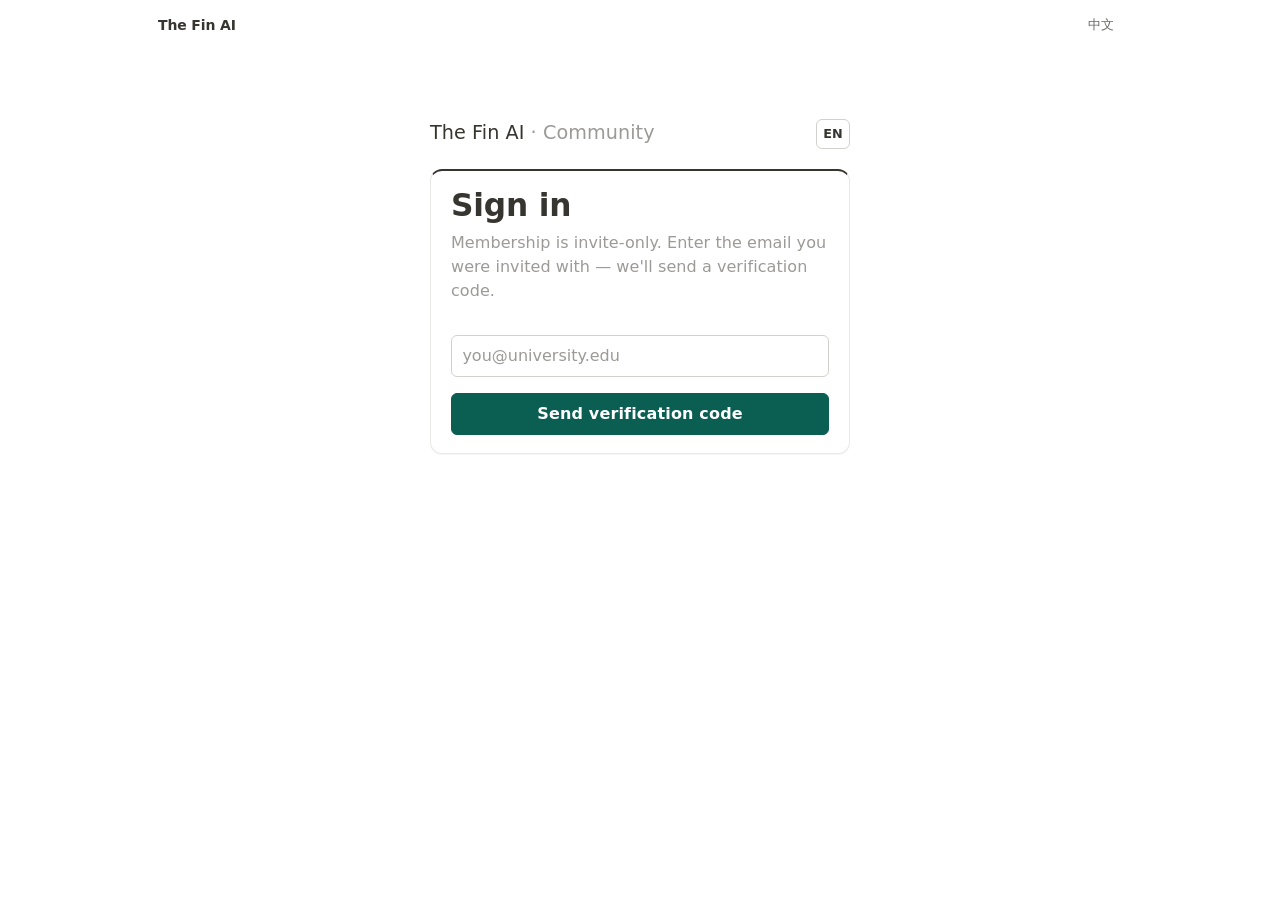
<file: index.html>
<!doctype html>
<html lang="en">
  <head>
    <meta charset="utf-8" />
    <meta name="viewport" content="width=device-width, initial-scale=1" />
    <title>The Fin AI · Community</title>
    <meta name="theme-color" content="#f5f1e8" />
    <link rel="icon" type="image/png" href="/logo.png" />
    <script>
      // No-FOUC theme: apply saved theme before first paint (default light · editorial).
      try {
        var t = localStorage.getItem('theme');
        if (t !== 'light' && t !== 'dark') t = 'light';
        document.documentElement.setAttribute('data-theme', t);
      } catch (e) {
        document.documentElement.setAttribute('data-theme', 'light');
      }
      // Skin preview: ?skin=ink | ?skin=swiss sticks for this browser; ?skin=default clears it.
      try {
        var q = new URLSearchParams(location.search).get('skin');
        if (q !== null) { if (q === 'ink' || q === 'swiss') localStorage.setItem('skin', q); else localStorage.removeItem('skin'); }
        var sk = localStorage.getItem('skin');
        if (sk === 'ink' || sk === 'swiss') document.documentElement.setAttribute('data-skin', sk);
      } catch (e) {}
      // Apply saved locale to <html lang> before first paint so i18n picks it up.
      try {
        var lc = localStorage.getItem('locale');
        if (lc !== 'en' && lc !== 'zh' && lc !== 'ja' && lc !== 'fr') {
          var n = (navigator.language || 'en').toLowerCase();
          lc = n.indexOf('zh') === 0 ? 'zh' : n.indexOf('ja') === 0 ? 'ja' : n.indexOf('fr') === 0 ? 'fr' : 'en';
        }
        document.documentElement.setAttribute('lang', lc);
      } catch (e) {
        document.documentElement.setAttribute('lang', 'en');
      }
    </script>
    <link rel="preconnect" href="https://fonts.googleapis.com" />
    <link rel="preconnect" href="https://fonts.gstatic.com" crossorigin />
    <link
      href="https://fonts.googleapis.com/css2?family=Fraunces:ital,opsz,wght@0,9..144,400..700;1,9..144,400..600&family=Inter:wght@400;500;600;700&family=JetBrains+Mono:wght@400;500;600&display=swap"
      rel="stylesheet"
    />
    <link href="/_app/immutable/entry/start.DX09j9QB.js" rel="modulepreload">
		<link href="/_app/immutable/chunks/CLOZUS5S.js" rel="modulepreload">
		<link href="/_app/immutable/chunks/DqF73Ep7.js" rel="modulepreload">
		<link href="/_app/immutable/chunks/BkGoMD1Q.js" rel="modulepreload">
		<link href="/_app/immutable/chunks/-UyI9lYi.js" rel="modulepreload">
		<link href="/_app/immutable/chunks/BDeOoTuR.js" rel="modulepreload">
		<link href="/_app/immutable/chunks/C-H-78Zj.js" rel="modulepreload">
		<link href="/_app/immutable/chunks/B0XwC4Ot.js" rel="modulepreload">
		<link href="/_app/immutable/entry/app.DXU-1h1e.js" rel="modulepreload">
		<link href="/_app/immutable/chunks/D1xQmQod.js" rel="modulepreload">
		<link href="/_app/immutable/chunks/B9pd3S1j.js" rel="modulepreload">
		<link href="/_app/immutable/chunks/CWj6FrbW.js" rel="modulepreload">
		<link href="/_app/immutable/chunks/BHNTbl2o.js" rel="modulepreload">
		<link href="/_app/immutable/chunks/CDoxLfqa.js" rel="modulepreload">
		<link href="/_app/immutable/chunks/D-NRVczF.js" rel="modulepreload">
		<link href="/_app/immutable/nodes/0.CfO9Suag.js" rel="modulepreload">
		<link href="/_app/immutable/chunks/dcbBeeA-.js" rel="modulepreload">
		<link href="/_app/immutable/chunks/CEvpD-xr.js" rel="modulepreload">
		<link href="/_app/immutable/chunks/CFTg2Khu.js" rel="modulepreload">
		<link href="/_app/immutable/chunks/BHc98Dwb.js" rel="modulepreload">
		<link href="/_app/immutable/chunks/CgW4yV0e.js" rel="modulepreload">
		<link href="/_app/immutable/chunks/B5xf_oRu.js" rel="modulepreload">
		<link href="/_app/immutable/chunks/Cr9rHTvC.js" rel="modulepreload">
		<link href="/_app/immutable/chunks/2Gj6Vd0G.js" rel="modulepreload">
		<link href="/_app/immutable/chunks/Dc7GmqtE.js" rel="modulepreload">
		<link href="/_app/immutable/chunks/LY7xHN2N.js" rel="modulepreload">
		<link href="/_app/immutable/chunks/BATCR_BK.js" rel="modulepreload">
		<link href="/_app/immutable/chunks/D84Snixq.js" rel="modulepreload">
		<link href="/_app/immutable/chunks/irSZKoeg.js" rel="modulepreload">
		<link href="/_app/immutable/chunks/cu3wlPje.js" rel="modulepreload">
		<link href="/_app/env.js" rel="modulepreload">
		
		<link href="/_app/immutable/assets/Icon.DiZsXnQY.css" rel="stylesheet">
		<link href="/_app/immutable/assets/0.V2mwYgM-.css" rel="stylesheet">
  </head>
  <body data-sveltekit-preload-data="hover">
    <div style="display: contents">
			<script>
				{
					__sveltekit_1i6q91z = {
						base: "",
						env: null
					};

					const element = document.currentScript.parentElement;

					import("/_app/env.js").then(({ env }) => {
						__sveltekit_1i6q91z.env = env;

						Promise.all([
							import("/_app/immutable/entry/start.DX09j9QB.js"),
							import("/_app/immutable/entry/app.DXU-1h1e.js")
						]).then(([kit, app]) => {
							kit.start(app, element);
						});
					});
				}
			</script>
		</div>
  </body>
</html>
</file>
<file: _app/immutable/assets/Icon.DiZsXnQY.css>
.ic.svelte-186tu3i{display:inline-block;vertical-align:-.15em;flex:none}
</file>
<file: _app/immutable/assets/0.V2mwYgM-.css>
:root{--bg: #ffffff;--bg-2: #f7f7f5;--card: #ffffff;--card-2: #fbfbfa;--elevate: #ffffff;--border: #e9e9e7;--border-2: #d3d1cb;--rule-ink: #37352f;--text: #37352f;--text-dim: #6b6a66;--muted: #9b9a97;--accent: #0b5e52;--accent-2: #0a4f45;--accent-ink:#ffffff;--accent-soft: rgba(11, 94, 82, .08);--up: #0b5e52;--up-soft: rgba(11, 94, 82, .1);--down: #a33a2a;--down-soft: rgba(163, 58, 42, .1);--warn: #9a6b1f;--warn-soft: rgba(154, 107, 31, .12);--info: #4c7a9b;--info-soft: rgba(76, 122, 155, .11);--gold: #7a5f30;--gold-soft: #f7f0df;--shadow: 0 1px 0 rgba(31, 42, 38, .04);--shadow-pop:0 8px 28px rgba(31, 42, 38, .14);--ring: 0 0 0 3px rgba(11, 94, 82, .22);--font-display: -apple-system, "SF Pro SC", "PingFang SC", system-ui, "Segoe UI", sans-serif;--font-sans: -apple-system, "SF Pro SC", "PingFang SC", system-ui, "Segoe UI", sans-serif;--font-mono: "JetBrains Mono", ui-monospace, SFMono-Regular, Menlo, Consolas, monospace;--r-sm: 6px;--r-md: 8px;--r-lg: 12px;--r-full: 999px;--ctl-h: 36px;--ctl-h-sm: 28px;--z-sticky: 100;--z-backdrop: 900;--z-popover: 1000;--z-tooltip: 1100;--z-toast: 1200;--line: var(--border);--neg: var(--down);--card-bg: var(--card);color-scheme:light;font-family:var(--font-sans)}:root{--paper: #ffffff;--surface: #ffffff;--surface-2: #fbfbfa;--wash: #f7f7f5;--line: #e9e9e7;--line-2: #f1f1ef;--line-3: #c9c8c4;--ink: #37352f;--ink-2: #6b6a66;--ink-3: #9b9a97;--shadow-ink: 55, 53, 47;--brand: #0b5e52;--brand-hover: #0a5449;--str: #b47d17;--t-or-bg: #fadec9;--t-or-tx: #9a5b13;--t-or-ln: #f0c9a6;--t-gn-bg: #dbeddb;--t-gn-tx: #1c513f;--t-gn-ln: #b9dbbe;--t-gn-soft: #f4faf4;--t-bl-bg: #d3e5ef;--t-bl-tx: #2b5a75;--t-bl-ln: #b3d1e3;--t-yl-bg: #fdecc8;--t-yl-tx: #6f5615;--t-yl-ln: #f1d999;--t-gy-bg: #f1f0ef;--t-gy-tx: #57564f;--t-rd-bg: #ffe2dd;--t-rd-tx: #93382a;--t-rd-soft: #fff7f6;--t-pu-bg: #e8deee;--t-pu-tx: #5a4a72;--bg: var(--paper);--bg-2: var(--wash);--card: var(--surface);--card-2: var(--surface-2);--border: var(--line);--text: var(--ink);--text-dim: var(--ink-2);--muted: var(--ink-3);--accent: var(--brand)}:root[data-theme=light]{color-scheme:light}*{box-sizing:border-box}html,body{height:100%}body{margin:0;background:var(--bg);color:var(--text);line-height:1.5;font-family:var(--font-sans);-webkit-font-smoothing:antialiased;letter-spacing:.004em}a{color:var(--accent);text-decoration:none}a:hover{color:var(--accent-2);text-decoration:underline;text-underline-offset:2px}h1,h2{font-family:var(--font-display);font-weight:600;color:var(--text);margin:0 0 .45em;letter-spacing:-.005em}h1{font-size:1.95rem;line-height:1.12}h2{font-size:1.3rem;line-height:1.2}h3{font-family:var(--font-sans);font-weight:700;color:var(--text);margin:0 0 .5em;font-size:.8rem;letter-spacing:.09em;text-transform:uppercase}.container{max-width:var(--page-w, 1012px);margin:0 auto;padding:1rem 1.5rem}html.page-wide{--page-w: 1320px}.card{background:var(--card);border:1px solid var(--border);border-top:2px solid var(--rule-ink);border-radius:var(--r-lg);padding:1.1rem 1.25rem;box-shadow:var(--shadow)}table{width:100%;border-collapse:collapse;font-size:.9rem}th,td{text-align:left;padding:.55rem .65rem;border-bottom:1px solid var(--border)}tbody tr:last-child td{border-bottom:0}tbody tr{transition:background .12s ease}tbody tr:hover{background:var(--card-2)}th{color:var(--text);font-weight:700;font-size:.7rem;text-transform:uppercase;letter-spacing:.09em;border-bottom:2px solid var(--rule-ink)}td.num,th.num{text-align:right}.mono,.num,code{font-family:var(--font-mono);font-variant-numeric:tabular-nums}.num{font-variant-numeric:tabular-nums}.pos{color:var(--up)}.neg{color:var(--down)}input,select,textarea{font:inherit;color:var(--text);padding:.5rem .65rem;border:1px solid var(--border-2);border-radius:var(--r-sm);background:var(--elevate);transition:border-color .12s ease,box-shadow .12s ease}input::placeholder,textarea::placeholder{color:var(--muted)}input:focus,select:focus,textarea:focus{outline:none;border-color:var(--text);box-shadow:var(--ring)}select option{color:var(--text);background:var(--card)}label{color:var(--text-dim)}button{font:inherit;font-weight:600;cursor:pointer;border:1px solid var(--accent);background:var(--accent);color:var(--accent-ink);padding:.5rem .95rem;border-radius:var(--r-sm);letter-spacing:.01em;transition:background .12s ease,border-color .12s ease,color .12s ease,transform .04s ease}button:hover{background:var(--accent-2);border-color:var(--accent-2)}button:active{transform:translateY(1px)}button:focus-visible{outline:none;box-shadow:var(--ring)}button.ghost{background:transparent;color:var(--text);border-color:var(--border-2)}button.ghost:hover{background:var(--card-2);border-color:var(--text);color:var(--text)}button.danger{background:transparent;color:var(--down);border-color:var(--down)}button.danger:hover{background:var(--down-soft)}button:disabled{opacity:.45;cursor:not-allowed;transform:none}.badge{display:inline-block;padding:.12rem .5rem;border-radius:var(--r-sm);font-size:.68rem;font-weight:700;letter-spacing:.07em;text-transform:uppercase;background:transparent;color:var(--accent);border:1px solid currentColor}.badge.pos{color:var(--up)}.badge.neg{color:var(--down)}.badge.warn{color:var(--warn)}.badge.info{color:var(--info)}.badge.dim{color:var(--muted)}.badge.gold{color:var(--gold);background:var(--gold-soft)}.status{display:inline-flex;align-items:center;gap:.45rem;white-space:nowrap;font-size:.82rem}.sdot{width:7px;height:7px;border-radius:1px;flex:none;background:currentColor}.st-proposal{color:var(--muted)}.st-data{color:var(--info)}.st-wip{color:var(--warn)}.st-review{color:var(--accent)}.st-finished{color:var(--up)}.st-hold{color:var(--down)}th.sortable{cursor:pointer;-webkit-user-select:none;user-select:none;white-space:nowrap}th.sortable:hover{color:var(--accent)}th .arrow{opacity:.55;font-size:.7em;margin-left:.2rem}.search{display:flex;align-items:center;gap:.5rem;background:var(--elevate);border:1px solid var(--border-2);border-radius:var(--r-sm);padding:0 .6rem}.search:focus-within{border-color:var(--text);box-shadow:var(--ring)}.search input{border:0;background:transparent;padding:.5rem 0}.search input:focus{outline:none;box-shadow:none}.search .ico{color:var(--muted);font-size:.9rem}.muted{color:var(--muted)}.dim{color:var(--text-dim)}.row{display:flex;gap:.6rem;align-items:center;flex-wrap:wrap}.stack{display:flex;flex-direction:column;gap:1rem}.banner{background:var(--warn-soft);border-left:3px solid var(--warn);color:var(--warn);padding:.65rem 1rem;border-radius:var(--r-sm);font-size:.85rem}.acting-banner{display:flex;align-items:center;justify-content:space-between;gap:1rem;background:var(--accent-soft);color:var(--accent);border-left:3px solid var(--accent);border-radius:var(--r-sm);padding:.55rem 1rem;font-size:.85rem;margin-bottom:1rem}.acting-banner button{white-space:nowrap}.tile{background:transparent;border:0;border-top:2.5px solid var(--rule-ink);border-radius:0;padding:.55rem .1rem .4rem;box-shadow:none;display:flex;flex-direction:column;gap:.25rem}.tile .label{font-size:.68rem;letter-spacing:.1em;text-transform:uppercase;color:var(--text-dim);font-weight:700}.tile .value{font-family:var(--font-mono);font-variant-numeric:tabular-nums;font-size:1.8rem;font-weight:600;color:var(--text);line-height:1.1}.tile .value.accent{color:var(--accent)}.tile .sub{font-size:.76rem;color:var(--muted)}a.tile:hover{text-decoration:none}a.tile:hover .label{color:var(--accent)}.chip{display:inline-flex;align-items:center;gap:.4rem;padding:.28rem .55rem;border-radius:var(--r-sm);background:transparent;color:var(--text-dim);border:1px solid var(--border-2);font-size:.8rem;font-weight:600}.chip .amt{font-family:var(--font-mono);font-variant-numeric:tabular-nums;color:var(--text)}.commit-chip{display:inline-flex;align-items:center;gap:.5rem;padding:.35rem .55rem .35rem .6rem;border-radius:var(--r-md);background:var(--card);border:1px solid var(--border);font-size:.8rem;color:var(--text-dim);max-width:100%}.commit-chip .cc-main{display:flex;flex-direction:column;gap:.25rem;min-width:0}.commit-chip .cc-name{color:var(--text);font-weight:500;white-space:nowrap;overflow:hidden;text-overflow:ellipsis}.commit-chip .cc-amt{font-family:var(--font-mono);font-variant-numeric:tabular-nums;color:var(--info)}.commit-chip .cc-bar{height:3px;border-radius:0;background:var(--border);overflow:hidden;width:100%}.commit-chip .cc-bar>i{display:block;height:100%;background:var(--info)}.commit-chip.over .cc-bar>i{background:var(--down)}.commit-chip.review{border-color:var(--warn)}.commit-chip .cc-edit{flex:none;padding:.15rem .45rem;font-size:.72rem;border-radius:var(--r-sm);background:transparent;border:1px solid var(--border-2);color:var(--muted);cursor:pointer}.commit-chip .cc-edit:hover{color:var(--text);border-color:var(--text);background:transparent}.match-row{display:flex;align-items:center;gap:.7rem;width:100%;text-align:left;padding:.6rem .7rem;border-radius:var(--r-md);border:1px solid var(--border);border-left:3px solid var(--border);background:var(--card);color:var(--text);cursor:pointer;font-weight:400;transition:border-color .12s ease,background .12s ease}.match-row:hover{border-color:var(--border-2);background:var(--card-2)}.match-row.qualified{border-left-color:var(--accent);background:var(--accent-soft)}.match-row.blocked{opacity:.45;filter:grayscale(1);cursor:not-allowed}.match-row .mr-main{flex:1;min-width:0;display:flex;flex-direction:column;gap:.15rem}.match-row .mr-title{font-weight:600;color:var(--text);font-size:.9rem}.match-row .mr-sub{font-size:.74rem;color:var(--muted)}.match-row .mr-gap{font-family:var(--font-mono);font-size:.8rem}.timeline{display:flex;flex-direction:column}.tl-item{display:flex;gap:.7rem;padding:.35rem 0;position:relative}.tl-item:not(:last-child):before{content:"";position:absolute;left:12px;top:26px;bottom:-6px;width:1px;background:var(--border-2)}.tl-dot{flex:none;width:25px;height:25px;border-radius:var(--r-sm);display:inline-flex;align-items:center;justify-content:center;background:var(--card-2);border:1px solid var(--border-2);font-size:.72rem;color:var(--text-dim);z-index:1}.tl-body{display:flex;flex-direction:column;gap:.1rem;padding-top:.1rem}.tl-text{font-size:.88rem;color:var(--text)}.tl-meta{font-size:.72rem;color:var(--muted);font-variant-numeric:tabular-nums}.kpis{display:grid;grid-template-columns:repeat(4,1fr);gap:1.2rem}.kpi{background:transparent;border:0;border-top:2.5px solid var(--rule-ink);border-radius:0;padding:.5rem .1rem .35rem;display:flex;flex-direction:column;gap:.15rem}.kpi .k-label{font-size:.65rem;letter-spacing:.1em;text-transform:uppercase;color:var(--text-dim);font-weight:700}.kpi .k-value{font-family:var(--font-mono);font-variant-numeric:tabular-nums;font-size:1.4rem;font-weight:600;color:var(--text);line-height:1.1}.kpi .k-value.accent{color:var(--accent)}.kpi .k-sub{font-size:.72rem;color:var(--muted)}@media (max-width: 720px){.kpis{grid-template-columns:repeat(2,1fr)}}.chip.toggle{cursor:pointer;background:transparent;color:var(--text-dim);border:1px solid var(--border-2);-webkit-user-select:none;user-select:none;transition:background .12s ease,color .12s ease,border-color .12s ease}.chip.toggle:hover{border-color:var(--text);color:var(--text)}.chip.toggle.on{background:var(--rule-ink);color:var(--bg);border-color:var(--rule-ink)}.chip .ct{font-family:var(--font-mono);opacity:.75;font-size:.72rem}.chip .cdot{width:7px;height:7px;border-radius:1px;background:currentColor;flex:none}.proj{display:flex;flex-direction:column;gap:.12rem}.proj .pname{font-weight:600;color:var(--text)}.proj .psub{font-size:.74rem;color:var(--muted);display:flex;gap:.4rem;align-items:center;flex-wrap:wrap}.proj .psub .sep{opacity:.4}.pipe{display:inline-flex;gap:3px;margin-top:.3rem}.pipe i{height:3px;width:13px;border-radius:0;background:var(--border-2);transition:background .12s ease}.pipe i.fill{background:currentColor}.bar{height:4px;border-radius:0;background:var(--border);margin-top:.3rem;overflow:hidden;width:64px;margin-left:auto}.bar>i{display:block;height:100%;background:var(--accent)}.team{display:inline-flex;align-items:center;gap:.4rem}.ava{width:22px;height:22px;border-radius:var(--r-full);flex:none;display:inline-flex;align-items:center;justify-content:center;font-size:.6rem;font-weight:700;letter-spacing:.02em;color:var(--text);background:var(--card);border:1.5px solid var(--text)}.rel{font-size:.72rem;color:var(--muted)}thead.sticky th{position:sticky;top:0;background:var(--card);z-index:2}.usermenu{position:relative}.avatar-btn{width:34px;height:34px;padding:0;border-radius:var(--r-full);background:var(--card);color:var(--text);border:1.5px solid var(--text);cursor:pointer;display:inline-flex;align-items:center;justify-content:center;font-weight:700;font-size:.8rem;letter-spacing:.02em}.avatar-btn:hover{background:var(--card-2)}.avatar-btn:focus-visible{outline:none;box-shadow:var(--ring)}.menu-backdrop{position:fixed;top:0;right:0;bottom:0;left:0;z-index:var(--z-backdrop)}.menu{position:absolute;right:0;top:calc(100% + .5rem);z-index:var(--z-popover);min-width:220px;background:var(--elevate);border:1px solid var(--text);border-radius:var(--r-md);box-shadow:var(--shadow-pop);padding:.4rem;overflow:hidden}.menu.menu-up{top:auto;bottom:calc(100% + .5rem);right:auto;left:0}.menu .menu-head{padding:.5rem .6rem .55rem}.menu .menu-head .mh-name{font-weight:600;color:var(--text);font-size:.9rem}.menu .menu-head .mh-mail{color:var(--muted);font-size:.76rem;word-break:break-all}.menu .menu-sep{height:1px;background:var(--border);margin:.3rem 0}.menu .menu-item{display:flex;align-items:center;gap:.55rem;width:100%;padding:.5rem .6rem;border-radius:var(--r-sm);font-size:.88rem;color:var(--text-dim);background:transparent;border:0;cursor:pointer;text-align:left;font-weight:500}.menu .menu-item:hover{background:var(--card-2);color:var(--text)}.menu .menu-item .mi-ico{width:16px;text-align:center;opacity:.8}.rank{display:inline-flex;align-items:center;justify-content:center;width:24px;height:24px;border-radius:var(--r-sm);font-family:var(--font-mono);font-size:.8rem;font-weight:700;color:var(--muted);background:transparent;border:1px solid var(--border-2)}.rank.r1{color:var(--gold);border-color:var(--gold);background:var(--gold-soft)}.rank.r2{color:var(--text-dim);border-color:var(--border-2)}.rank.r3{color:var(--warn);border-color:var(--warn)}@keyframes fadeInUp{0%{opacity:0;transform:translateY(5px)}to{opacity:1;transform:none}}@keyframes fadeIn{0%{opacity:0}to{opacity:1}}@keyframes shimmer{0%{background-position:-360px 0}to{background-position:360px 0}}@keyframes growW{0%{width:0}}@keyframes spin{to{transform:rotate(360deg)}}.rise{animation:fadeInUp .3s ease-out both}.rise-stagger>*{animation:fadeInUp .3s ease-out both}.rise-stagger>*:nth-child(1){animation-delay:.02s}.rise-stagger>*:nth-child(2){animation-delay:.05s}.rise-stagger>*:nth-child(3){animation-delay:.08s}.rise-stagger>*:nth-child(4){animation-delay:.11s}.rise-stagger>*:nth-child(5){animation-delay:.14s}.rise-stagger>*:nth-child(6){animation-delay:.17s}.rise-stagger>*:nth-child(7){animation-delay:.2s}.rise-stagger>*:nth-child(8){animation-delay:.23s}.spin{display:inline-block;width:13px;height:13px;border-radius:var(--r-full);border:2px solid currentColor;border-top-color:transparent;animation:spin .6s linear infinite;vertical-align:-2px}.sk{position:relative;overflow:hidden;background:var(--card-2);border-radius:var(--r-sm)}.sk:after{content:"";position:absolute;top:0;right:0;bottom:0;left:0;background:linear-gradient(90deg,transparent,color-mix(in srgb,var(--text) 7%,transparent),transparent);background-size:360px 100%;animation:shimmer 1.2s infinite}.sk-line{height:12px;margin:.35rem 0}.sk-row{height:40px;margin:.4rem 0}.hero{position:relative;overflow:hidden;background:var(--card);border:1px solid var(--border);border-top:3px double var(--rule-ink);border-radius:var(--r-lg);padding:1.4rem 1.5rem;box-shadow:var(--shadow)}.hero .h-label{font-size:.7rem;letter-spacing:.12em;text-transform:uppercase;color:var(--text-dim);font-weight:700}.hero .h-balance{font-family:var(--font-mono);font-variant-numeric:tabular-nums;font-size:2.9rem;font-weight:700;line-height:1.05;color:var(--text);display:flex;align-items:baseline;gap:.5rem;margin-top:.15rem}.hero .h-balance .unit{font-size:1.1rem;color:var(--gold);font-weight:600}.hero .h-glow{display:none}.alloc{display:flex;height:9px;border-radius:0;overflow:hidden;background:var(--border);margin-top:1rem}.alloc>i{display:block;height:100%;animation:growW .9s ease-out both}.alloc .liquid{background:var(--gold)}.alloc .bonded{background:var(--border-2)}.alloc-legend{display:flex;gap:1.1rem;margin-top:.55rem;font-size:.78rem;color:var(--muted)}.alloc-legend .lg{display:inline-flex;align-items:center;gap:.4rem}.alloc-legend .sw{width:9px;height:9px;border-radius:1px}.alloc-legend .sw.l{background:var(--gold)}.alloc-legend .sw.b{background:var(--border-2)}.txn{display:flex;align-items:center;gap:.8rem;padding:.65rem .2rem;border-bottom:1px solid var(--border)}.txn:last-child{border-bottom:0}.txn .t-ico{flex:none;width:32px;height:32px;border-radius:var(--r-sm);display:inline-flex;align-items:center;justify-content:center;font-size:.9rem;font-weight:700;border:1px solid currentColor;background:transparent}.txn .t-ico.in{color:var(--up)}.txn .t-ico.out{color:var(--down)}.txn .t-main{min-width:0;flex:1;display:flex;flex-direction:column;gap:.1rem}.txn .t-reason{font-size:.9rem;color:var(--text);font-weight:500}.txn .t-meta{font-size:.73rem;color:var(--muted);display:flex;gap:.5rem;align-items:center}.txn .t-amt{font-family:var(--font-mono);font-variant-numeric:tabular-nums;font-weight:700;font-size:.98rem;white-space:nowrap}.txn .t-amt.in{color:var(--up)}.txn .t-amt.out{color:var(--down)}.podium{display:grid;grid-template-columns:1fr 1.15fr 1fr;gap:.8rem;align-items:end}.pod{position:relative;border:1px solid var(--border);border-radius:var(--r-md);padding:1rem .9rem .9rem;background:var(--card);text-align:center;animation:fadeIn .4s ease-out both}.pod.p1{border-top:3px double var(--gold)}.pod.p2,.pod.p3{border-top:2px solid var(--border-2)}.pod .medal{font-size:1.3rem;line-height:1}.pod .pod-ava{width:46px;height:46px;border-radius:var(--r-full);margin:.4rem auto .45rem;display:flex;align-items:center;justify-content:center;font-weight:700;font-size:1rem;color:var(--text);background:var(--card);border:1.5px solid var(--text)}.pod.p1 .pod-ava{width:56px;height:56px;font-size:1.15rem;border-color:var(--gold);color:var(--gold)}.pod .pod-name{font-weight:600;font-size:.92rem;color:var(--text);white-space:nowrap;overflow:hidden;text-overflow:ellipsis}.pod .pod-sub{font-size:.72rem;color:var(--muted);margin-top:.05rem}.pod .pod-str{font-family:var(--font-mono);font-variant-numeric:tabular-nums;font-weight:700;font-size:1.15rem;color:var(--gold);margin-top:.5rem}.pod .pod-str .u{font-size:.7rem;color:var(--muted);margin-left:.15rem}@media (max-width: 640px){.podium{grid-template-columns:1fr}}.lb-bar{height:5px;border-radius:0;background:var(--border);overflow:hidden;min-width:60px;max-width:120px}.lb-bar>i{display:block;height:100%;background:var(--gold);animation:growW 1s ease-out both}tr.me-row>td{background:var(--accent-soft)}.stake-cta{position:relative;overflow:hidden;background:var(--card);border:1px solid var(--border);border-left:3px solid var(--up);border-radius:var(--r-md);padding:.9rem 1.1rem}button.stake{background:var(--accent)}.escrow-meter{height:8px;border-radius:0;background:var(--border);overflow:hidden}.escrow-meter>i{display:block;height:100%;background:var(--accent);animation:growW .9s ease-out both}.float-gain{position:absolute;z-index:3;font-family:var(--font-mono);font-weight:700;font-size:1.1rem;color:var(--up);pointer-events:none;animation:fadeIn .3s ease both}@keyframes celebrateRule{0%{border-top-color:var(--rule-ink)}35%{border-top-color:var(--gold)}to{border-top-color:var(--rule-ink)}}.hero.celebrate{animation:fadeInUp .3s ease-out both,celebrateRule 1.6s ease-out}@keyframes confettiFall{0%{opacity:0;transform:translate(0) rotate(0)}10%{opacity:1}to{opacity:0;transform:translate(var(--dx),120px) rotate(360deg)}}.confetti{position:absolute;top:0;right:0;bottom:0;left:0;overflow:hidden;pointer-events:none;z-index:2}.confetti>i{position:absolute;top:18px;left:calc(8% + (var(--i) * 6.2%));width:6px;height:10px;border-radius:0;--dx: calc((var(--i) - 7) * 9px);background:var(--gold);animation:confettiFall 1.4s ease-in forwards;animation-delay:calc(var(--i) * 18ms)}.confetti>i:nth-child(3n){background:var(--accent)}.confetti>i:nth-child(3n+1){background:var(--rule-ink)}.confetti>i:nth-child(4n){background:var(--border-2)}@media (prefers-reduced-motion: reduce){.hero.celebrate{animation:none}.confetti{display:none}.float-gain{animation:fadeIn .3s ease both}.rise,.rise-stagger>*,.pod,.alloc>i,.lb-bar>i,.escrow-meter>i{animation:none!important}.sk:after{animation:none}}.medals{display:grid;grid-template-columns:repeat(auto-fill,minmax(146px,1fr));gap:.8rem}.medal{position:relative;text-align:center;padding:1rem .7rem .85rem;border:1px solid var(--border);border-radius:var(--r-md);background:var(--card);transition:border-color .14s ease,background .14s ease}.medal:hover{border-color:var(--border-2);background:var(--card-2)}.medal .emblem{width:58px;height:58px;margin:0 auto .6rem;border-radius:var(--r-full);display:flex;align-items:center;justify-content:center;font-size:1.4rem;color:var(--text-dim);position:relative;background:transparent;border:2px solid var(--border-2)}.medal .emblem:after{display:none}.medal .emblem .star{position:relative;z-index:1}.medal .m-name{font-weight:600;font-size:.9rem;color:var(--text);line-height:1.2}.medal .m-tier{font-size:.66rem;letter-spacing:.1em;text-transform:uppercase;margin-top:.15rem;font-weight:700}.medal .m-level{margin-top:.4rem}.medal .m-credit{font-size:.72rem;color:var(--muted);margin-top:.35rem}.medal .m-remove{position:absolute;top:.4rem;right:.4rem;width:20px;height:20px;padding:0;border-radius:var(--r-sm);font-size:.7rem;line-height:1;background:transparent;color:var(--muted);border:1px solid var(--border);opacity:0;transition:opacity .14s ease}.medal:hover .m-remove{opacity:1}.medal .m-remove:hover{color:var(--down);border-color:var(--down);background:transparent}.medal.tier-g{border-top:3px double var(--gold)}.medal.tier-g .emblem{border-color:var(--gold);color:var(--gold);background:var(--gold-soft)}.medal.tier-g .m-tier{color:var(--gold)}.medal.tier-s .emblem{border-color:var(--border-2);color:var(--text-dim)}.medal.tier-s .m-tier{color:var(--text-dim)}.medal.tier-b .emblem{border-color:var(--warn);color:var(--warn)}.medal.tier-b .m-tier{color:var(--warn)}.medal.tier-0 .emblem{border-style:dashed;color:var(--muted)}.medal.tier-0 .m-tier{color:var(--muted)}.badge.pending{color:var(--warn)}.badge.approved{color:var(--up)}.badge.rejected{color:var(--down)}.res-pending-note{display:flex;align-items:center;gap:.5rem;font-size:.8rem;color:var(--warn);background:var(--warn-soft);border-left:3px solid var(--warn);border-radius:var(--r-sm);padding:.5rem .7rem}.app-shell{display:block;min-height:100vh}.main-col{display:block}.masthead{background:var(--bg);border-bottom:1px solid var(--border)}.mast-inner{max-width:1180px;margin:0 auto;padding:0 1.5rem}.dateline{display:flex;align-items:center;gap:1rem;padding:.45rem 0;border-bottom:1px solid var(--border);font-size:.72rem;color:var(--muted)}.dateline .dl-date{font-variant-caps:all-small-caps;letter-spacing:.08em;font-weight:600}.dateline .dl-hats{color:var(--text-dim)}.dateline .dl-utils{margin-left:auto;display:flex;align-items:center;gap:.5rem}.mast-title{display:flex;align-items:baseline;gap:.8rem;padding:.9rem 0 .7rem}.mast-brand{font-family:var(--font-display);font-weight:700;font-size:1.75rem;letter-spacing:-.01em;color:var(--text);text-decoration:none;line-height:1;display:inline-flex;align-items:baseline;gap:.55rem}.mast-brand:hover{color:var(--text);text-decoration:none}.mast-brand .mb-sub{font-family:var(--font-sans);font-weight:600;font-size:.72rem;letter-spacing:.14em;text-transform:uppercase;color:var(--muted)}.mast-right{margin-left:auto;display:flex;align-items:center;gap:.9rem}.mast-wallet{display:inline-flex;align-items:baseline;gap:.35rem;text-decoration:none;color:var(--gold);font-family:var(--font-mono);font-variant-numeric:tabular-nums;font-weight:700;font-size:.95rem}.mast-wallet .mw-unit{font-size:.66rem;letter-spacing:.08em;font-weight:700}.mast-wallet:hover{text-decoration:underline;text-underline-offset:3px;color:var(--gold)}.sections{position:sticky;top:0;z-index:var(--z-sticky);background:color-mix(in srgb,var(--bg) 92%,transparent);-webkit-backdrop-filter:saturate(140%) blur(8px);backdrop-filter:saturate(140%) blur(8px);border-top:2.5px solid var(--rule-ink);border-bottom:1px solid var(--rule-ink)}.sections-inner{max-width:1180px;margin:0 auto;padding:0 1.5rem;display:flex;align-items:stretch;gap:.15rem;overflow-x:auto;scrollbar-width:none}.sections-inner::-webkit-scrollbar{display:none}.sec-link{display:inline-flex;align-items:center;gap:.45rem;padding:.55rem .8rem;font-size:.74rem;font-weight:700;letter-spacing:.1em;text-transform:uppercase;color:var(--text-dim);text-decoration:none;white-space:nowrap;border-bottom:3px solid transparent;margin-bottom:-1px;transition:color .12s ease,border-color .12s ease}.sec-link:hover{color:var(--text);text-decoration:none}.sec-link.active{color:var(--accent);border-bottom-color:var(--accent)}.sec-link .sl-cn{font-family:var(--font-mono);font-size:.68rem;color:var(--bg);background:var(--accent);border-radius:var(--r-sm);padding:0 .3rem}.sec-spacer{flex:1}.brand-logo{width:24px;height:24px;display:block;object-fit:contain;align-self:center}.icon-btn{background:transparent;border:1px solid var(--border-2);color:var(--text);width:30px;height:30px;padding:0;border-radius:var(--r-sm);display:inline-flex;align-items:center;justify-content:center;font-size:.85rem}.icon-btn:hover{background:var(--card-2)}.topbar{display:contents}@media (max-width: 860px){.mast-brand{font-size:1.35rem}.dateline .dl-hats{display:none}}@media (max-width: 560px){.mast-brand{font-size:1.3rem;white-space:nowrap}.mast-brand .mb-sub{display:none}.mast-title{gap:.5rem;padding:.7rem 0 .6rem;flex-wrap:wrap}.mast-right{gap:.6rem}}.detail{display:block}.detail-nav{display:flex;align-items:center;gap:.15rem;flex-wrap:nowrap;overflow-x:auto;margin:0 0 1.1rem;border-bottom:1px solid var(--rule-ink)}.detail-nav .dn-title{display:none}.detail-nav a{padding:.55rem .85rem;margin-bottom:-1px;color:var(--muted);font-size:.76rem;font-weight:700;letter-spacing:.08em;text-transform:uppercase;text-decoration:none;white-space:nowrap;border-bottom:3px solid transparent;transition:color .12s ease,border-color .12s ease}.detail-nav a:hover{color:var(--text);text-decoration:none}.detail-nav a.active{color:var(--accent);border-bottom-color:var(--accent)}.detail-body{min-width:0;display:flex;flex-direction:column;gap:1rem}:root{--ease-out: cubic-bezier(.2, .7, .2, 1);--ease-in-out: cubic-bezier(.65, 0, .35, 1);--ease-spring: cubic-bezier(.34, 1.56, .64, 1);--dur-1: .12s;--dur-2: .2s;--dur-3: .32s;--dur-4: .48s}@keyframes m-rise{0%{opacity:0;transform:translateY(6px)}}@keyframes m-unfold{0%{opacity:0;transform:translateY(-4px)}}@keyframes m-fill{0%{transform:scaleX(0)}}@keyframes m-slide-out-l{to{opacity:0;transform:translate(-28px)}}@keyframes m-slide-in-r{0%{opacity:0;transform:translate(28px)}}@keyframes m-slide-out-r{to{opacity:0;transform:translate(28px)}}@keyframes m-slide-in-l{0%{opacity:0;transform:translate(-28px)}}::view-transition-group(*){animation-duration:var(--dur-4);animation-timing-function:var(--ease-out)}::view-transition-old(root),::view-transition-new(root){animation-duration:var(--dur-2)}html[data-vt=fwd]::view-transition-old(mt-body){animation:m-slide-out-l var(--dur-2) var(--ease-in-out) both}html[data-vt=fwd]::view-transition-new(mt-body){animation:m-slide-in-r var(--dur-3) var(--ease-out) both}html[data-vt=back]::view-transition-old(mt-body){animation:m-slide-out-r var(--dur-2) var(--ease-in-out) both}html[data-vt=back]::view-transition-new(mt-body){animation:m-slide-in-l var(--dur-3) var(--ease-out) both}@media (prefers-reduced-motion: reduce){*,*:before,*:after{animation-duration:.01ms!important;animation-delay:0ms!important;transition-duration:.01ms!important;transition-delay:0ms!important}::view-transition-group(*),::view-transition-old(*),::view-transition-new(*){animation:none!important}}:root[data-skin=ink]{--paper: #f5f3ee;--surface: #fdfcf9;--surface-2: #f9f7f2;--wash: #eeebe4;--line: #e0dbd1;--line-2: #e9e5dc;--line-3: #c5bfb2;--ink: #1c1a16;--ink-2: #5b5850;--ink-3: #979287;--shadow-ink: 40, 32, 18;--brand: #1d5c4f;--brand-hover: #164a40;--str: #9b6a14;--t-or-bg: #f2e0c9;--t-or-tx: #8a531c;--t-or-ln: #e3c49d;--t-gn-bg: #dde8da;--t-gn-tx: #2d5a3f;--t-gn-ln: #b8cfb4;--t-gn-soft: #eef3ec;--t-bl-bg: #dbe4ea;--t-bl-tx: #2c5470;--t-bl-ln: #b4c8d6;--t-yl-bg: #efe3bf;--t-yl-tx: #6b5312;--t-yl-ln: #dcc98a;--t-gy-bg: #e8e4dc;--t-gy-tx: #5b5850;--t-rd-bg: #f3dbd3;--t-rd-tx: #973a25;--t-rd-soft: #f9eeea;--t-pu-bg: #e5dde7;--t-pu-tx: #594770;--font-sans: "Geist Variable", -apple-system, "PingFang SC", "Hiragino Sans GB", system-ui, sans-serif;--font-display: "Instrument Serif", "Songti SC", "STSong", "Noto Serif SC", serif;--font-mono: "Geist Mono Variable", ui-monospace, SFMono-Regular, Menlo, monospace}:root[data-skin=ink] .mk-brand{font-family:var(--font-display);font-size:21px;font-weight:400;letter-spacing:-.01em}:root[data-skin=ink] .mk h1{font-family:var(--font-display);font-size:64px;font-weight:400;letter-spacing:-.02em;line-height:1;padding:30px 0 22px}:root[data-skin=ink] .mk h1 .h1i{display:none}:root[data-skin=ink] :is(.mk h2,.mk .sh,.mk .lbl,.mt .bh,.mt .tl){font-family:var(--font-sans);font-size:11px;font-weight:600;text-transform:uppercase;letter-spacing:.12em;color:var(--ink-3)}:root[data-skin=ink] .mk .strbar{border:0;border-top:1px solid var(--ink);border-bottom:1px solid var(--line);border-radius:0;padding:14px 2px;background:none}:root[data-skin=ink] .mk .cols{gap:48px}:root[data-skin=ink] .mt .crumbs button{font-family:var(--font-display);font-size:36px;font-weight:400;letter-spacing:-.01em}:root[data-skin=ink] .mt .crumbs button.on{font-style:italic}:root[data-skin=ink] :is(.mt .fn,.mt .fnin){font-family:var(--font-display);font-size:68px;font-weight:400;letter-spacing:-.02em;line-height:1.05}:root[data-skin=ink] .mt .big{font-family:var(--font-display);font-size:58px;font-weight:400;letter-spacing:-.02em}:root[data-skin=ink] .mt .tv2{font-family:var(--font-display);font-size:32px;font-weight:400}:root[data-skin=ink] :is(.mt .cn,.mt .rn){font-family:var(--font-display);font-size:25px;font-weight:400;letter-spacing:-.005em}:root[data-skin=ink] :is(.mt .gname,.mt .gtitle){font-family:var(--font-display);font-size:30px;font-weight:400}:root[data-skin=ink] :is(.mt .card,.mt .tile){border-radius:4px;background:var(--surface)}:root[data-skin=swiss]{--paper: #ffffff;--surface: #ffffff;--surface-2: #fafafa;--wash: #f3f3f3;--line: #e6e6e6;--line-2: #efefef;--line-3: #bdbdbd;--ink: #0a0a0a;--ink-2: #4a4a4a;--ink-3: #979797;--shadow-ink: 0, 0, 0;--brand: #0b7a4b;--brand-hover: #096640;--str: #9a6400;--t-or-bg: #fff0e2;--t-or-tx: #b04a00;--t-or-ln: #f3c9a3;--t-gn-bg: #e6f5ec;--t-gn-tx: #0d6b3f;--t-gn-ln: #a9d9bb;--t-gn-soft: #f2faf5;--t-bl-bg: #e7f0fc;--t-bl-tx: #1652a3;--t-bl-ln: #b2cbee;--t-yl-bg: #fdf3d3;--t-yl-tx: #7d5f00;--t-yl-ln: #ecd78a;--t-gy-bg: #f0f0f0;--t-gy-tx: #4a4a4a;--t-rd-bg: #fdebe8;--t-rd-tx: #b0261a;--t-rd-soft: #fff6f5;--t-pu-bg: #f0ebfb;--t-pu-tx: #5a3aa6;--font-sans: "Geist Variable", -apple-system, "PingFang SC", "Hiragino Sans GB", system-ui, sans-serif;--font-display: "Geist Variable", -apple-system, "PingFang SC", system-ui, sans-serif;--font-mono: "Geist Mono Variable", ui-monospace, SFMono-Regular, Menlo, monospace}:root[data-skin=swiss] .mk-brand{font-size:15px;font-weight:700;letter-spacing:-.02em}:root[data-skin=swiss] .mk h1{font-size:72px;font-weight:700;letter-spacing:-.045em;line-height:.95;padding:30px 0 24px}:root[data-skin=swiss] .mk h1 .h1i{display:none}:root[data-skin=swiss] :is(.mk h2,.mk .sh,.mk .lbl,.mt .bh,.mt .tl){font-size:11px;font-weight:600;text-transform:uppercase;letter-spacing:.14em;color:var(--ink-3)}:root[data-skin=swiss] .mk .strbar{border-radius:0;border-color:var(--ink)}:root[data-skin=swiss] .mk .cols{gap:48px}:root[data-skin=swiss] .mt .crumbs button{font-size:30px;font-weight:700;letter-spacing:-.035em}:root[data-skin=swiss] :is(.mt .fn,.mt .fnin){font-size:64px;font-weight:700;letter-spacing:-.045em;line-height:1}:root[data-skin=swiss] .mt .big{font-family:var(--font-display);font-size:60px;font-weight:700;letter-spacing:-.045em;font-variant-numeric:tabular-nums}:root[data-skin=swiss] .mt .tv2{font-size:26px;font-weight:650;letter-spacing:-.025em}:root[data-skin=swiss] :is(.mt .cn,.mt .rn){font-size:20px;font-weight:650;letter-spacing:-.025em}:root[data-skin=swiss] :is(.mt .gname,.mt .gtitle){font-size:24px;font-weight:700;letter-spacing:-.03em}:root[data-skin=swiss] :is(.mt .card,.mt .tile,.mk .prow[open],.mk .p[open]){border-radius:2px}:root[data-skin=swiss] :is(.mk .stc,.mk .vacb,.mt .stc,.mt .chip){border-radius:2px}:root:is([data-skin=ink],[data-skin=swiss]) .mk .lbl{width:84px}:root:is([data-skin=ink],[data-skin=swiss]) :is(.mk h2,.mk .sh) .n{letter-spacing:0}:root:is([data-skin=ink],[data-skin=swiss]) .mt .tv2 .num{font-family:var(--font-display);letter-spacing:inherit}@font-face{font-family:Geist Variable;font-style:normal;font-display:swap;font-weight:100 900;src:url(./geist-cyrillic-ext-wght-normal.DjL33-gN.woff2) format("woff2-variations");unicode-range:U+0460-052F,U+1C80-1C8A,U+20B4,U+2DE0-2DFF,U+A640-A69F,U+FE2E-FE2F}@font-face{font-family:Geist Variable;font-style:normal;font-display:swap;font-weight:100 900;src:url(./geist-cyrillic-wght-normal.BEAKL7Jp.woff2) format("woff2-variations");unicode-range:U+0301,U+0400-045F,U+0490-0491,U+04B0-04B1,U+2116}@font-face{font-family:Geist Variable;font-style:normal;font-display:swap;font-weight:100 900;src:url(./geist-vietnamese-wght-normal.6IgcOCM7.woff2) format("woff2-variations");unicode-range:U+0102-0103,U+0110-0111,U+0128-0129,U+0168-0169,U+01A0-01A1,U+01AF-01B0,U+0300-0301,U+0303-0304,U+0308-0309,U+0323,U+0329,U+1EA0-1EF9,U+20AB}@font-face{font-family:Geist Variable;font-style:normal;font-display:swap;font-weight:100 900;src:url(./geist-latin-ext-wght-normal.DC-KSUi6.woff2) format("woff2-variations");unicode-range:U+0100-02BA,U+02BD-02C5,U+02C7-02CC,U+02CE-02D7,U+02DD-02FF,U+0304,U+0308,U+0329,U+1D00-1DBF,U+1E00-1E9F,U+1EF2-1EFF,U+2020,U+20A0-20AB,U+20AD-20C0,U+2113,U+2C60-2C7F,U+A720-A7FF}@font-face{font-family:Geist Variable;font-style:normal;font-display:swap;font-weight:100 900;src:url(./geist-latin-wght-normal.BgDaEnEv.woff2) format("woff2-variations");unicode-range:U+0000-00FF,U+0131,U+0152-0153,U+02BB-02BC,U+02C6,U+02DA,U+02DC,U+0304,U+0308,U+0329,U+2000-206F,U+20AC,U+2122,U+2191,U+2193,U+2212,U+2215,U+FEFF,U+FFFD}@font-face{font-family:Geist Mono Variable;font-style:normal;font-display:swap;font-weight:100 900;src:url(./geist-mono-cyrillic-ext-wght-normal.X_5orZeX.woff2) format("woff2-variations");unicode-range:U+0460-052F,U+1C80-1C8A,U+20B4,U+2DE0-2DFF,U+A640-A69F,U+FE2E-FE2F}@font-face{font-family:Geist Mono Variable;font-style:normal;font-display:swap;font-weight:100 900;src:url(./geist-mono-cyrillic-wght-normal.DiZS0aHC.woff2) format("woff2-variations");unicode-range:U+0301,U+0400-045F,U+0490-0491,U+04B0-04B1,U+2116}@font-face{font-family:Geist Mono Variable;font-style:normal;font-display:swap;font-weight:100 900;src:url(./geist-mono-symbols2-wght-normal.CO5SzqOn.woff2) format("woff2-variations");unicode-range:U+2000-2001,U+2004-2008,U+200A,U+23B8-23BD,U+2500-259F}@font-face{font-family:Geist Mono Variable;font-style:normal;font-display:swap;font-weight:100 900;src:url(./geist-mono-vietnamese-wght-normal.DadHysG0.woff2) format("woff2-variations");unicode-range:U+0102-0103,U+0110-0111,U+0128-0129,U+0168-0169,U+01A0-01A1,U+01AF-01B0,U+0300-0301,U+0303-0304,U+0308-0309,U+0323,U+0329,U+1EA0-1EF9,U+20AB}@font-face{font-family:Geist Mono Variable;font-style:normal;font-display:swap;font-weight:100 900;src:url(./geist-mono-latin-ext-wght-normal.Bwz-egvJ.woff2) format("woff2-variations");unicode-range:U+0100-02BA,U+02BD-02C5,U+02C7-02CC,U+02CE-02D7,U+02DD-02FF,U+0304,U+0308,U+0329,U+1D00-1DBF,U+1E00-1E9F,U+1EF2-1EFF,U+2020,U+20A0-20AB,U+20AD-20C0,U+2113,U+2C60-2C7F,U+A720-A7FF}@font-face{font-family:Geist Mono Variable;font-style:normal;font-display:swap;font-weight:100 900;src:url(./geist-mono-latin-wght-normal.XN7g48iV.woff2) format("woff2-variations");unicode-range:U+0000-00FF,U+0131,U+0152-0153,U+02BB-02BC,U+02C6,U+02DA,U+02DC,U+0304,U+0308,U+0329,U+2000-206F,U+20AC,U+2122,U+2191,U+2193,U+2212,U+2215,U+FEFF,U+FFFD}@font-face{font-family:"Instrument Serif";font-style:normal;font-display:swap;font-weight:400;src:url(./instrument-serif-latin-ext-400-normal.C2je3j2s.woff2) format("woff2"),url(./instrument-serif-latin-ext-400-normal.CFCUzsTy.woff) format("woff");unicode-range:U+0100-02BA,U+02BD-02C5,U+02C7-02CC,U+02CE-02D7,U+02DD-02FF,U+0304,U+0308,U+0329,U+1D00-1DBF,U+1E00-1E9F,U+1EF2-1EFF,U+2020,U+20A0-20AB,U+20AD-20C0,U+2113,U+2C60-2C7F,U+A720-A7FF}@font-face{font-family:"Instrument Serif";font-style:normal;font-display:swap;font-weight:400;src:url(./instrument-serif-latin-400-normal.DnYpCC2O.woff2) format("woff2"),url(./instrument-serif-latin-400-normal.BVbkICAY.woff) format("woff");unicode-range:U+0000-00FF,U+0131,U+0152-0153,U+02BB-02BC,U+02C6,U+02DA,U+02DC,U+0304,U+0308,U+0329,U+2000-206F,U+20AC,U+2122,U+2191,U+2193,U+2212,U+2215,U+FEFF,U+FFFD}@font-face{font-family:"Instrument Serif";font-style:italic;font-display:swap;font-weight:400;src:url(./instrument-serif-latin-ext-400-italic.C9HzH3YL.woff2) format("woff2"),url(./instrument-serif-latin-ext-400-italic.D7-lnxEk.woff) format("woff");unicode-range:U+0100-02BA,U+02BD-02C5,U+02C7-02CC,U+02CE-02D7,U+02DD-02FF,U+0304,U+0308,U+0329,U+1D00-1DBF,U+1E00-1E9F,U+1EF2-1EFF,U+2020,U+20A0-20AB,U+20AD-20C0,U+2113,U+2C60-2C7F,U+A720-A7FF}@font-face{font-family:"Instrument Serif";font-style:italic;font-display:swap;font-weight:400;src:url(./instrument-serif-latin-400-italic.DKMiL14s.woff2) format("woff2"),url(./instrument-serif-latin-400-italic.u__WvvIK.woff) format("woff");unicode-range:U+0000-00FF,U+0131,U+0152-0153,U+02BB-02BC,U+02C6,U+02DA,U+02DC,U+0304,U+0308,U+0329,U+2000-206F,U+20AC,U+2122,U+2191,U+2193,U+2212,U+2215,U+FEFF,U+FFFD}.toaster.svelte-njqo2s{position:fixed;left:50%;transform:translate(-50%);bottom:1.2rem;z-index:var(--z-toast);display:flex;flex-direction:column-reverse;gap:.5rem;width:max-content;max-width:92vw;pointer-events:none}.toast.svelte-njqo2s{pointer-events:auto;display:flex;align-items:center;gap:.6rem;background:var(--elevate);color:var(--text);border:1px solid var(--rule-ink);border-left:3px solid var(--text);border-radius:var(--r-md);padding:.55rem .7rem .55rem .75rem;box-shadow:var(--shadow-pop);font-size:.88rem;animation:svelte-njqo2s-toastIn .2s ease-out both}@keyframes svelte-njqo2s-toastIn{0%{opacity:0;transform:translateY(6px)}to{opacity:1;transform:none}}.toast.success.svelte-njqo2s{border-left-color:var(--up)}.toast.error.svelte-njqo2s{border-left-color:var(--down)}.toast.info.svelte-njqo2s{border-left-color:var(--info)}.tk-mark.svelte-njqo2s{font-weight:700}.toast.success.svelte-njqo2s .tk-mark:where(.svelte-njqo2s){color:var(--up)}.toast.error.svelte-njqo2s .tk-mark:where(.svelte-njqo2s){color:var(--down)}.toast.info.svelte-njqo2s .tk-mark:where(.svelte-njqo2s){color:var(--info)}.tk-text.svelte-njqo2s{font-weight:500}.tk-undo.svelte-njqo2s{background:transparent;border:1px solid var(--border-2);color:var(--accent);border-radius:var(--r-sm);padding:.15rem .55rem;font-size:.8rem;font-weight:700;cursor:pointer}.tk-undo.svelte-njqo2s:hover{background:var(--accent-soft);border-color:var(--accent)}.tk-x.svelte-njqo2s{background:transparent;border:0;color:var(--muted);cursor:pointer;font-size:.8rem;padding:0 .15rem;line-height:1}.tk-x.svelte-njqo2s:hover{color:var(--text)}.cf-backdrop.svelte-19niffs{position:fixed;top:0;right:0;bottom:0;left:0;z-index:var(--z-backdrop);background:color-mix(in srgb,var(--rule-ink) 38%,transparent)}.cf-modal.svelte-19niffs{position:fixed;left:50%;top:32%;transform:translate(-50%,-50%);z-index:var(--z-tooltip);width:min(30rem,92vw);background:var(--elevate);color:var(--text);border:1px solid var(--rule-ink);border-radius:var(--r-lg);box-shadow:var(--shadow-pop);padding:1.1rem 1.2rem 1rem;animation:svelte-19niffs-cfIn .14s ease-out both}@keyframes svelte-19niffs-cfIn{0%{opacity:0;transform:translate(-50%,calc(-50% + 6px))}to{opacity:1;transform:translate(-50%,-50%)}}.cf-head.svelte-19niffs{display:flex;align-items:flex-start;gap:.6rem}.cf-mark.svelte-19niffs{color:var(--info);flex:none;margin-top:.05rem}.cf-mark.danger.svelte-19niffs{color:var(--down)}.cf-title.svelte-19niffs{font-weight:700;font-size:1.02rem;line-height:1.3}.cf-body.svelte-19niffs{margin:.55rem 0 0 2.05rem;color:var(--text-dim);font-size:.9rem}.cf-acts.svelte-19niffs{display:flex;justify-content:flex-end;gap:.5rem;margin-top:1.1rem}.cf-cancel.svelte-19niffs{background:transparent;border:1px solid var(--border-2);color:var(--text);border-radius:var(--r-sm);padding:.4rem .9rem;font:inherit;font-weight:600;cursor:pointer}.cf-cancel.svelte-19niffs:hover{background:var(--card)}.cf-ok.svelte-19niffs{background:var(--accent);border:1px solid transparent;color:#fff;border-radius:var(--r-sm);padding:.4rem 1rem;font:inherit;font-weight:700;cursor:pointer}.cf-ok.svelte-19niffs:hover{filter:brightness(1.05)}.cf-ok.danger.svelte-19niffs{background:var(--down)}.mk-head.svelte-12qhfyh{display:flex;align-items:center;gap:12px;max-width:var(--page-w, 1012px);margin:0 auto;padding:12px 24px 0}.lang-toggle.svelte-12qhfyh{font:inherit;font-size:12.5px;font-weight:500;color:var(--ink-2);border:0;background:none;cursor:pointer;border-radius:6px;padding:4px 8px}.lang-toggle.svelte-12qhfyh:hover{background:var(--wash);color:var(--ink)}.mk-brand.svelte-12qhfyh{font-size:14px;font-weight:700;color:var(--text, var(--ink));text-decoration:none;letter-spacing:-.01em}.mk-utils.svelte-12qhfyh{margin-left:auto;display:inline-flex;align-items:center;gap:10px}.avatar-btn.svelte-12qhfyh{width:28px;height:28px;border-radius:50%;border:1px solid var(--line);background:var(--surface);font-size:11px;font-weight:600;cursor:pointer;color:var(--brand)}.avatar-btn.svelte-12qhfyh:hover{background:var(--wash)}.usermenu.svelte-12qhfyh{position:relative}.menu-backdrop.svelte-12qhfyh{position:fixed;top:0;right:0;bottom:0;left:0;z-index:8}.menu.svelte-12qhfyh{position:absolute;right:0;top:34px;z-index:9;background:var(--surface);border:1px solid var(--line);border-radius:10px;box-shadow:0 8px 28px rgba(var(--shadow-ink),.12);padding:6px;min-width:200px;display:flex;flex-direction:column;gap:2px}.menu-head.svelte-12qhfyh{padding:6px 10px}.mh-name.svelte-12qhfyh{font-size:12.5px;font-weight:600}.mh-mail.svelte-12qhfyh{font-size:11px;color:var(--ink-3)}.menu-sep.svelte-12qhfyh{border-top:1px solid var(--line);margin:3px 0}.menu-item.svelte-12qhfyh{font:inherit;font-size:12px;text-align:left;padding:6px 10px;border:0;background:none;border-radius:7px;cursor:pointer}.menu-item.svelte-12qhfyh:hover{background:color-mix(in oklab,var(--brand) 5%,transparent)}.banner.svelte-12qhfyh{background:var(--t-yl-bg);border:1px solid var(--t-yl-ln);border-radius:10px;padding:10px 14px;font-size:12.5px;margin:10px auto;max-width:1120px}.api-backdrop.svelte-12qhfyh{position:fixed;top:0;right:0;bottom:0;left:0;background:#00000059;z-index:90}.api-dialog.svelte-12qhfyh{position:fixed;z-index:91;top:8vh;left:50%;transform:translate(-50%);width:min(760px,calc(100vw - 32px));max-height:84vh;overflow:auto}.api-close.svelte-12qhfyh{position:absolute;top:.6rem;right:.7rem;background:none;border:none;cursor:pointer;color:var(--muted);font-size:1rem;z-index:1}
</file>
